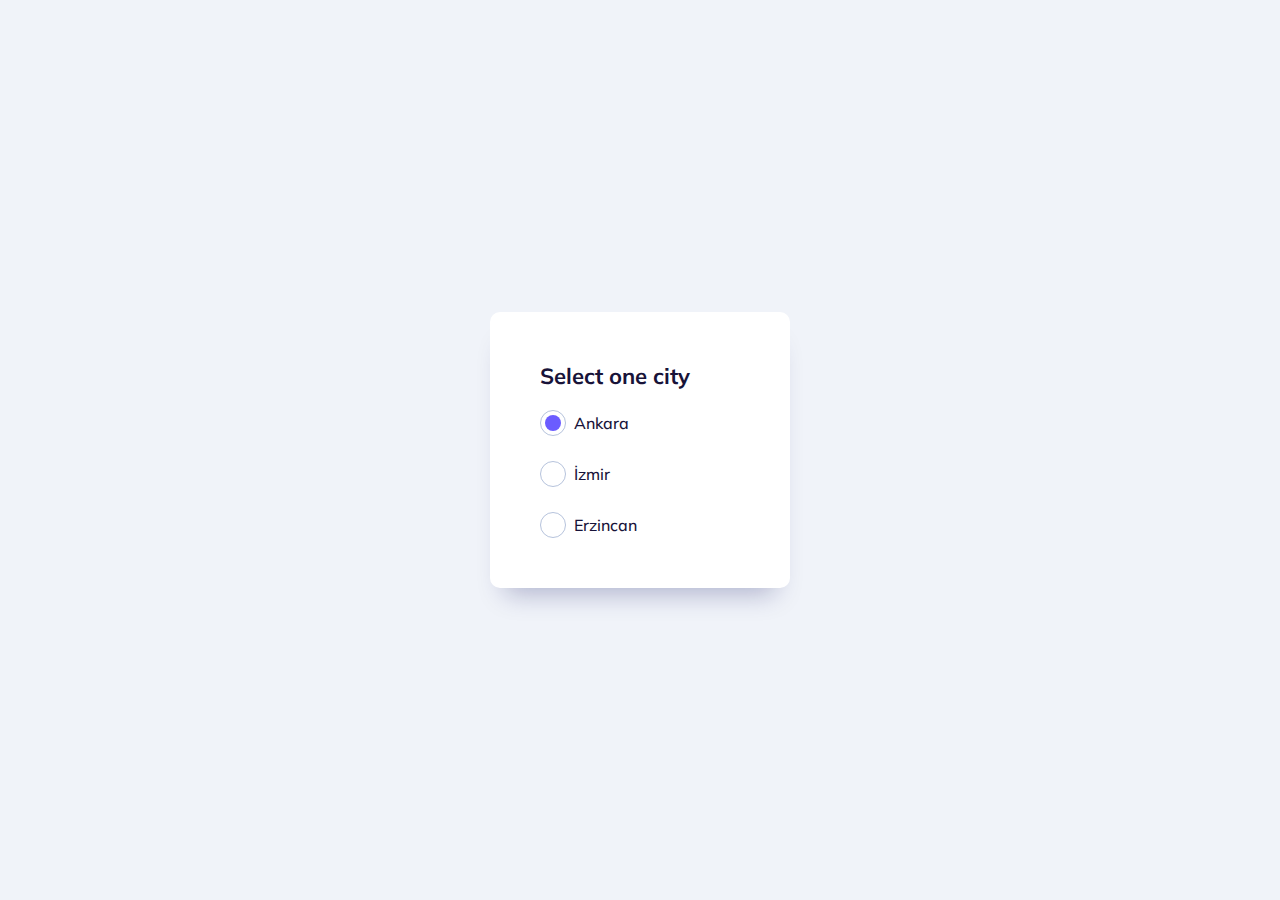
<file: custom-radio-buttons/index.html>
<!DOCTYPE html>
<html lang="en">
<head>
    <meta charset="UTF-8">
    <meta http-equiv="X-UA-Compatible" content="IE=edge">
    <meta name="viewport" content="width=device-width, initial-scale=1.0">
    <link rel="stylesheet" href="style.css">
    <title>Custom Radio Buttons</title>
</head>
<body>
    <main>
        <div class="card">
            <h3>Select one city</h3>
            <ul>
                <li>
                    <label>
                        <input checked type="radio" name="link" value="1">
                        Ankara
                    </label>
                </li>
                <li>
                    <label>
                        <input type="radio" name="link" value="1">
                        İzmir
                    </label>
                </li>
                <li>
                    <label>
                        <input type="radio" name="link" value="1">
                        Erzincan
                    </label>
                </li>
            </ul>
        </div>
    </main>
</body>
</html>
</file>
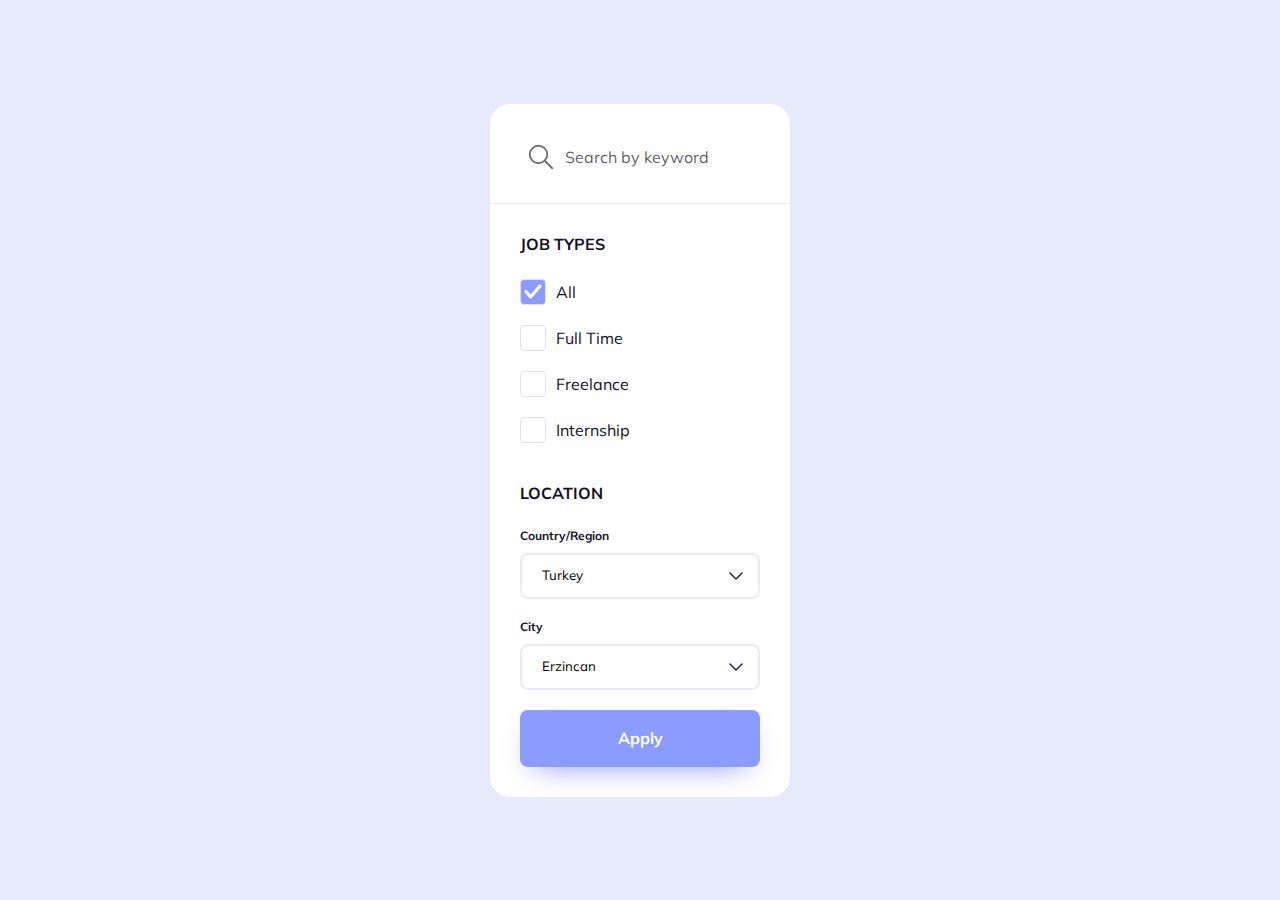
<file: custom-select-checkbox/index.html>
<!DOCTYPE html>
<html lang="en">
<head>
    <meta charset="UTF-8">
    <meta http-equiv="X-UA-Compatible" content="IE=edge">
    <meta name="viewport" content="width=device-width, initial-scale=1.0">
    <link rel="stylesheet" href="style.css">
    <title>Job filter component</title>
</head>
<body>
    <main>
        <div class="card">
            <header>
                <div class="search">
                    <input type="text" placeholder="Search by keyword">
                </div>
            </header>
            <div class="card-body">
                <div class="checkbox-list">
                    <h4>JOB TYPES</h4>
                    <ul>
                        <li>
                            <label>
                                <input checked type="checkbox">
                                <span>All</span>
                            </label>
                        </li>
                        <li>
                            <label>
                                <input type="checkbox">
                                <span>Full Time</span>
                            </label>
                        </li>
                        <li>
                            <label>
                                <input type="checkbox">
                                <span>Freelance</span>
                            </label>
                        </li>
                        <li>
                            <label>
                                <input type="checkbox">
                                <span>Internship</span>
                            </label>
                        </li>
                    </ul>
                </div>

                <div class="select-list">
                    <h4>LOCATION</h4>
                    <ul>
                        <li>
                            <label for="country">Country/Region</label>
                            <select name="country" id="country">
                                <option value="1">Turkey</option>
                                <option value="2">France</option>
                                <option value="3">Germany</option>
                                <option value="4">USA</option>
                            </select>
                        </li>
                        <li>
                            <label for="city">City</label>
                            <select name="city" id="city">
                                <option value="1">Erzincan</option>
                                <option value="2">Ankara</option>
                                <option value="3">Antalya</option>
                                <option value="4">Bursa</option>
                            </select>
                        </li>
                        <li>
                            <button>Apply</button>
                        </li>
                    </ul>
                </div>
            </div>
        </div>
    </main>
</body>
</html>
</file>
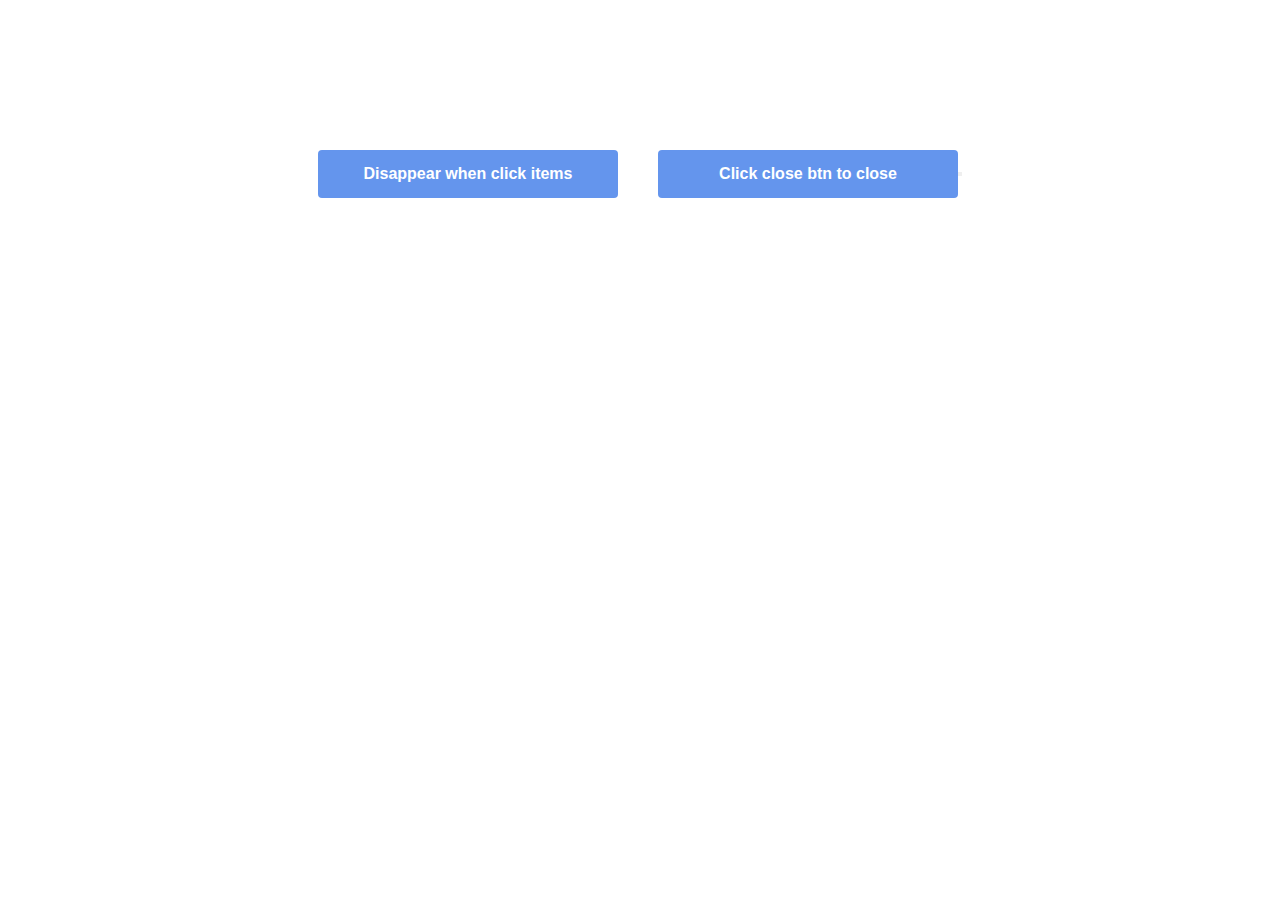
<file: outside-click/index.html>
<!DOCTYPE html>
<html lang="en">
<head>
    <meta charset="UTF-8">
    <meta http-equiv="X-UA-Compatible" content="IE=edge">
    <meta name="viewport" content="width=device-width, initial-scale=1.0">
    <link rel="stylesheet" href="style.css">
    <title>Outside Click</title>
</head>
<body>
    <div class="dropdown1">
        <button class="btn">Disappear when click items</button>
        <nav>
            <ul>
                <li>item</li>
                <li>item</li>
                <li>item</li>
                <li>item</li>
            </ul>
        </nav>
    </div>

    <div class="dropdown2" id="clickable-drobdown">
        <button class="btn">Click close btn to close</button>
        <nav tabindex="1">
            <ul>
                <li>item</li>
                <li>item</li>
                <li>item</li>
                <li>item</li>
                
                <label for="close-btn">close</label>
            </ul>
        </nav>
    </div>

    <button id="close-btn"></button>
</body>
</html>
</file>
<file: custom-radio-buttons/style.css>
@import url("https://fonts.googleapis.com/css2?family=Mulish:wght@400;500;700&display=swap");
* {
  margin: 0;
  padding: 0;
  -webkit-box-sizing: border-box;
          box-sizing: border-box;
  outline: none;
  border: none;
  list-style: none;
}

html,
body {
  height: 100%;
  font-family: 'Mulish', sans-serif;
  background: #F0F3F9;
}

main {
  width: 100%;
  height: 100%;
  display: -webkit-box;
  display: -ms-flexbox;
  display: flex;
  -webkit-box-pack: center;
      -ms-flex-pack: center;
          justify-content: center;
  -webkit-box-align: center;
      -ms-flex-align: center;
          align-items: center;
}

.card {
  width: 300px;
  background: #fff;
  padding: 50px;
  border-radius: 10px;
  -webkit-box-shadow: 0 20px 25px -15px rgba(9, 13, 92, 0.29);
          box-shadow: 0 20px 25px -15px rgba(9, 13, 92, 0.29);
  color: #181339;
}

.card h3 {
  font-weight: bold;
  margin-bottom: 20px;
  font-size: 22px;
}

.card ul li:not(:last-child) {
  margin-bottom: 25px;
}

.card ul li label {
  display: -webkit-box;
  display: -ms-flexbox;
  display: flex;
  -webkit-box-align: center;
      -ms-flex-align: center;
          align-items: center;
  font-size: 16px;
  font-weight: 500;
  cursor: pointer;
}

.card ul li label input {
  margin-right: 8px;
  -webkit-appearance: none;
     -moz-appearance: none;
          appearance: none;
  width: 26px;
  height: 26px;
  border-radius: 50%;
  border: 1px solid #B6C3DC;
  position: relative;
}

.card ul li label input::before {
  content: "";
  position: absolute;
  top: 50%;
  left: 50%;
  -webkit-transform: translate(-50%, -50%) scale(0.75);
          transform: translate(-50%, -50%) scale(0.75);
  width: 16px;
  height: 16px;
  background: #6B5CFF;
  border-radius: 50%;
  opacity: 0;
  visibility: hidden;
  -webkit-transition: 300ms;
  transition: 300ms;
}

.card ul li label input:checked::before {
  opacity: 1;
  visibility: visible;
  -webkit-transform: translate(-50%, -50%) scale(1);
          transform: translate(-50%, -50%) scale(1);
}
/*# sourceMappingURL=style.css.map */
</file>
<file: custom-select-checkbox/style.css>
@import url("https://fonts.googleapis.com/css2?family=Mulish:wght@400;500;600;700&display=swap");
* {
  padding: 0;
  margin: 0;
  -webkit-box-sizing: border-box;
          box-sizing: border-box;
  outline: none;
  border: none;
  list-style: none;
  font-family: 'Mulish', sans-serif;
}

html,
body {
  height: 100%;
  background: #E7EAFB;
}

main {
  width: 100%;
  height: 100%;
  display: -webkit-box;
  display: -ms-flexbox;
  display: flex;
  -webkit-box-pack: center;
      -ms-flex-pack: center;
          justify-content: center;
  -webkit-box-align: center;
      -ms-flex-align: center;
          align-items: center;
}

.card {
  width: 300px;
  border-radius: 20px;
  background: #fff;
}

.card header {
  width: 100%;
  height: 100px;
  border-bottom: 1px solid #E7EAFB;
  padding: 30px;
}

.card header .search {
  width: 100%;
}

.card header .search input {
  width: 100%;
  height: 46px;
  background: transparent;
  font-size: 16px;
  padding-left: 45px;
  color: #111127;
  background: url(./img/icon-search.svg) no-repeat 8px;
}

.card header .search input::-webkit-input-placeholder {
  color: rgba(17, 17, 39, 0.7);
}

.card header .search input:-ms-input-placeholder {
  color: rgba(17, 17, 39, 0.7);
}

.card header .search input::-ms-input-placeholder {
  color: rgba(17, 17, 39, 0.7);
}

.card header .search input::placeholder {
  color: rgba(17, 17, 39, 0.7);
}

.card .card-body {
  padding: 30px;
}

.card .card-body h4 {
  margin-bottom: 25px;
  font-weight: bold;
  color: #111127;
}

.card .card-body .checkbox-list ul li:not(:last-child) {
  margin-bottom: 20px;
}

.card .card-body .checkbox-list ul li label {
  display: -webkit-box;
  display: -ms-flexbox;
  display: flex;
  -webkit-box-align: center;
      -ms-flex-align: center;
          align-items: center;
  cursor: pointer;
}

.card .card-body .checkbox-list ul li label input {
  -webkit-appearance: none;
     -moz-appearance: none;
          appearance: none;
  width: 26px;
  height: 26px;
  border-radius: 4px;
  min-width: 26px;
  border: 1px solid #dde1f8;
  background: #fff url(./img/icon-check.svg) no-repeat center;
  -webkit-transition: 300ms background-color;
  transition: 300ms background-color;
}

.card .card-body .checkbox-list ul li label input:checked {
  background-color: #8A9CFF;
}

.card .card-body .checkbox-list ul li label span {
  margin-left: 10px;
  font-size: 16px;
  color: #111127;
}

.card .card-body .select-list {
  margin-top: 40px;
}

.card .card-body .select-list ul li:not(:last-child) {
  margin-bottom: 20px;
}

.card .card-body .select-list ul li label {
  display: block;
  font-size: 12px;
  font-weight: bold;
  color: #111127;
  cursor: pointer;
  margin-bottom: 10px;
}

.card .card-body .select-list ul li select {
  width: 100%;
  height: 46px;
  -webkit-appearance: none;
     -moz-appearance: none;
          appearance: none;
  border: 2px solid #E7EAFB;
  padding: 0 40px 0 20px;
  cursor: pointer;
  border-radius: 8px;
  text-overflow: ellipsis;
  -webkit-transition: 300ms;
  transition: 300ms;
  background: #fff url(./img/icon-down-arrow.svg) no-repeat calc(100% - 15px);
}

.card .card-body .select-list ul li select:focus {
  border: 2px solid #8A9CFF;
}

.card .card-body .select-list ul li button {
  width: 100%;
  height: 57px;
  background: #8A9CFF;
  color: white;
  font-weight: bold;
  font-size: 16px;
  cursor: pointer;
  border-radius: 8px;
  -webkit-transition: 300ms;
  transition: 300ms;
  -webkit-box-shadow: 0 11px 30px -15px #6778E1;
          box-shadow: 0 11px 30px -15px #6778E1;
}

.card .card-body .select-list ul li button:hover {
  background: #7186ff;
}
/*# sourceMappingURL=style.css.map */
</file>
<file: outside-click/style.css>
* {
    padding: 0;
    margin: 0;
    font-family: 'Segoe UI', Tahoma, Geneva, Verdana, sans-serif;
    line-height: 1.5;
}

body{
    padding-top: 150px;
   display: flex;
   justify-content: center;
   align-items: center; 
}

.dropdown1{
    width: 300px;
    position: relative;
}

.btn{
    width: 100%;
    padding: 12px;
    background: cornflowerblue;
    color: white;
    font-size: 16px;
    font-weight: bold;
    cursor: pointer;
    outline: none;
    border-radius: 4px;
    border: none;
}

nav{
    position: absolute;
    top: 100%;
    left: 0;
    width: 100%;
    border-radius: 4px;
    transition: .3s;
    border: 1px solid #a8a8a8;
    opacity: 0;
    visibility: hidden;
}

nav ul{
    list-style: none;
}

nav ul li{
    display: block;
    padding: 15px;
    cursor: pointer;
    transition: .2s;
}

nav ul li:hover{
    background: #224c8b18;
}

.dropdown1 .btn:focus + nav{
    opacity: 1;
    visibility: visible;
    transform: translateY(10px);
}


.dropdown2{
    margin-left: 40px;
    width: 300px;
    position: relative;
}

.dropdown2:focus-within  nav{
    opacity: 1;
    visibility: visible;
    transform: translateY(10px);
}

.dropdown2 label{
    display: block;
    text-align: center;
    padding: 5px 0;
    background: rgba(219, 55, 88, 0.151);
    cursor: pointer;
}
</file>
